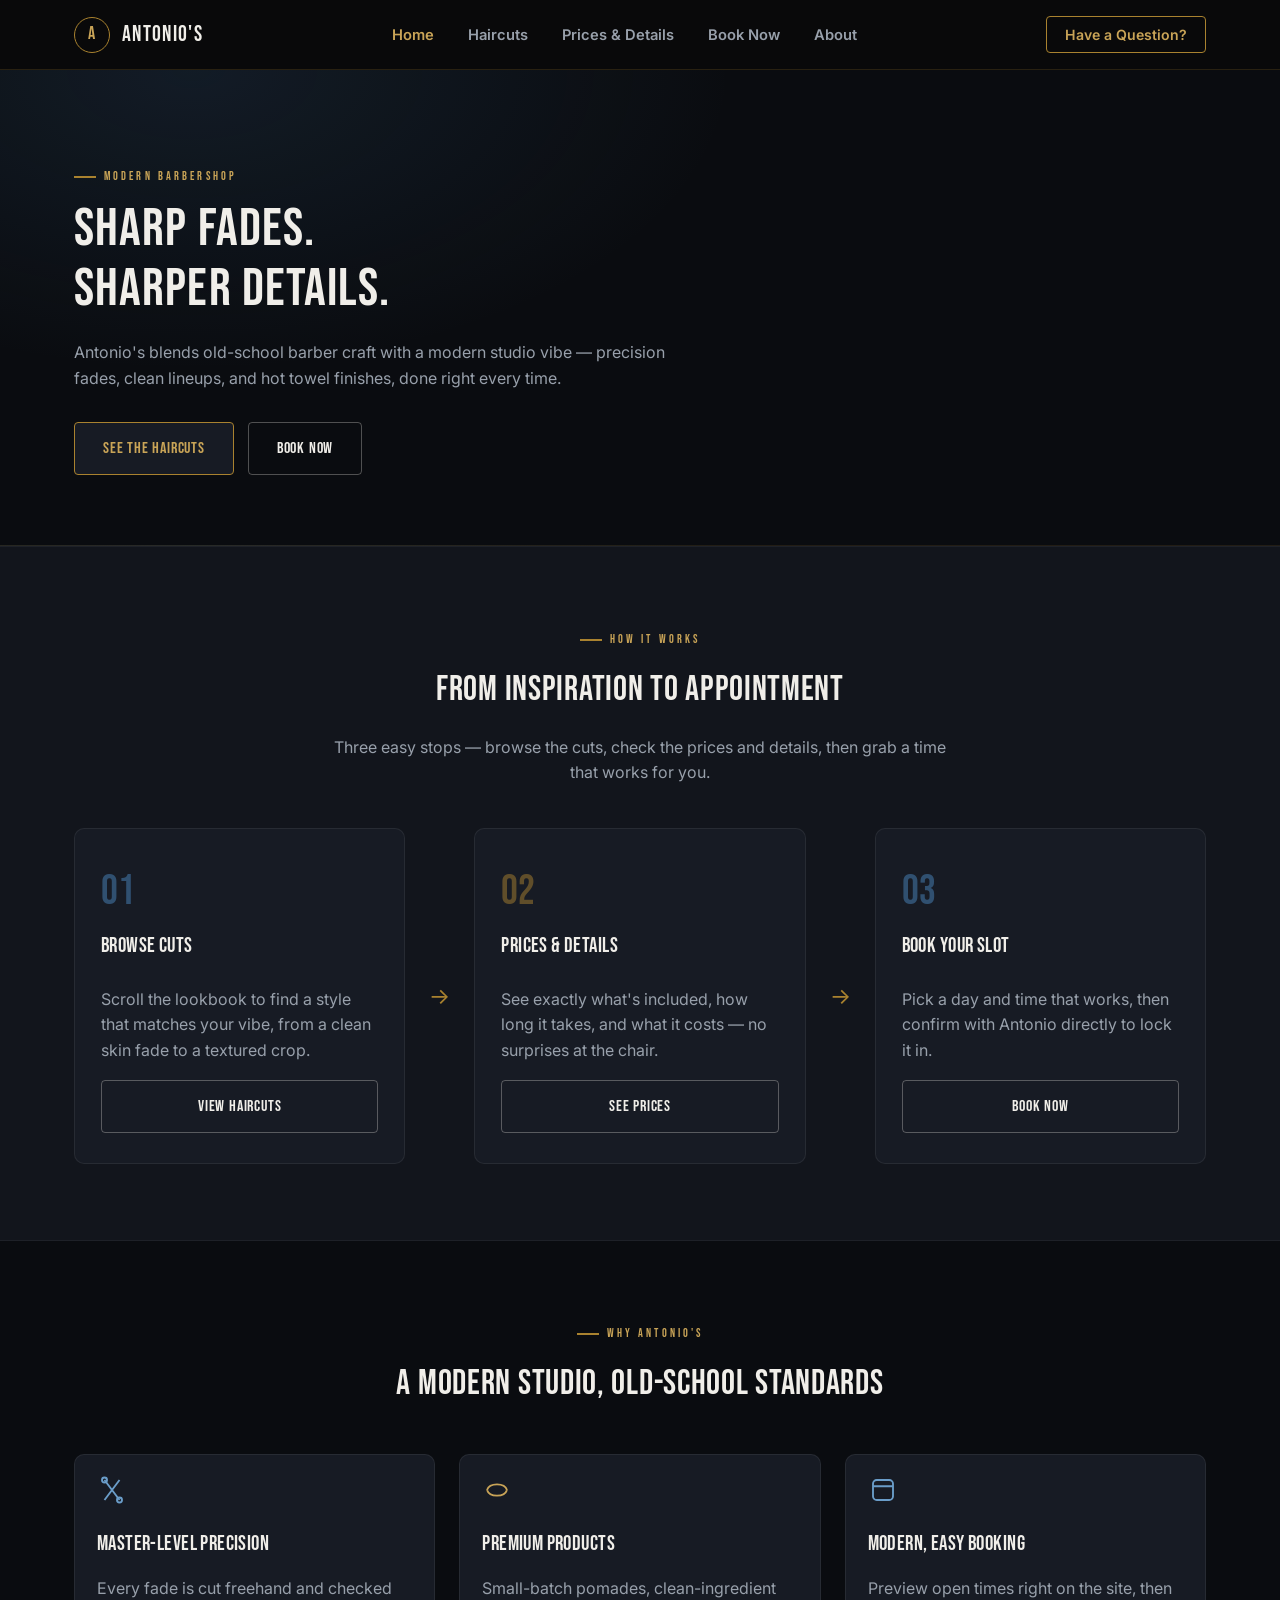
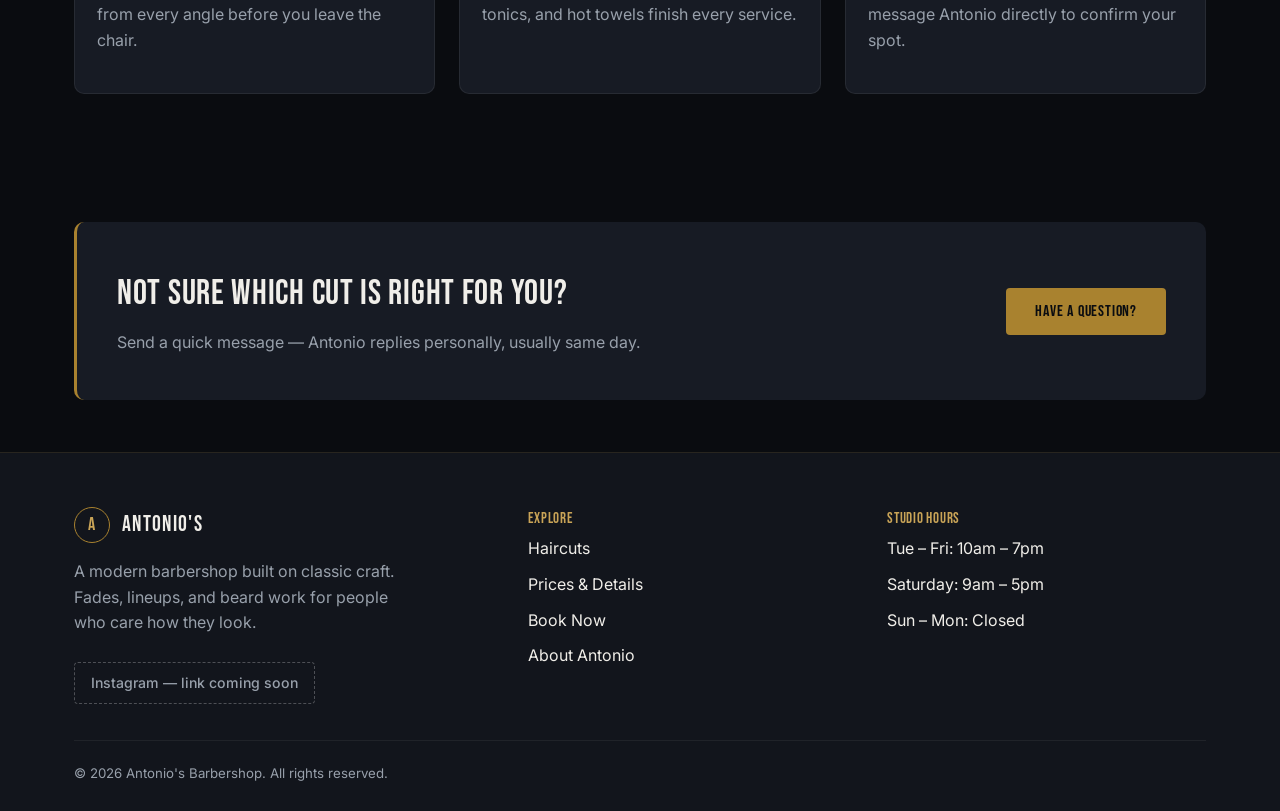
<file: docs/index.html>
<!DOCTYPE html>
<html lang="en">
<head>
<meta charset="UTF-8">
<meta name="viewport" content="width=device-width, initial-scale=1.0">
<title>Antonio's Barbershop — Modern Cuts, Classic Craft</title>
<meta name="description" content="Antonio's Barbershop: browse haircuts, check prices, and book your next appointment.">
<link rel="icon" href="data:image/svg+xml,%3Csvg xmlns='http://www.w3.org/2000/svg' viewBox='0 0 100 100'%3E%3Crect width='100' height='100' rx='20' fill='%230a0a0a'/%3E%3Ccircle cx='50' cy='50' r='28' fill='none' stroke='%23a9822f' stroke-width='6'/%3E%3C/svg%3E">
<link rel="preconnect" href="https://fonts.googleapis.com">
<link rel="preconnect" href="https://fonts.gstatic.com" crossorigin>
<link href="https://fonts.googleapis.com/css2?family=Bebas+Neue&family=Inter:wght@400;500;600;700&display=swap" rel="stylesheet">
<link rel="stylesheet" href="css/style.css">
</head>
<body>

<header class="site-header">
  <nav class="nav">
    <a href="index.html" class="brand">
      <span class="brand-mark">A</span>
      ANTONIO'S
    </a>
    <ul class="nav-links">
      <li><a href="index.html">Home</a></li>
      <li><a href="haircuts.html">Haircuts</a></li>
      <li><a href="prices.html">Prices &amp; Details</a></li>
      <li><a href="booking.html">Book Now</a></li>
      <li><a href="about.html">About</a></li>
    </ul>
    <div class="nav-actions">
      <button class="nav-question" data-open-question type="button">Have a Question?</button>
      <button class="nav-toggle" aria-label="Toggle menu">☰</button>
    </div>
  </nav>
</header>

<main>

  <section class="hero">
    <div class="container">
      <div class="hero-content">
        <div class="eyebrow">Modern Barbershop</div>
        <h1>Sharp fades.<br>Sharper details.</h1>
        <p>Antonio's blends old-school barber craft with a modern studio
          vibe — precision fades, clean lineups, and hot towel finishes,
          done right every time.</p>
        <div class="hero-actions">
          <a href="haircuts.html" class="btn btn-primary">See the Haircuts</a>
          <a href="booking.html" class="btn btn-outline">Book Now</a>
        </div>
      </div>
    </div>
  </section>

  <section class="alt-bg">
    <div class="container">
      <div class="section-head">
        <div class="eyebrow" style="justify-content:center;">How It Works</div>
        <h2>From inspiration to appointment</h2>
        <p>Three easy stops — browse the cuts, check the prices and
          details, then grab a time that works for you.</p>
      </div>
      <div class="cycle">
        <a href="haircuts.html" class="cycle-step">
          <div class="num">01</div>
          <h3>Browse Cuts</h3>
          <p>Scroll the lookbook to find a style that matches your vibe,
            from a clean skin fade to a textured crop.</p>
          <span class="btn btn-outline btn-block">View Haircuts</span>
        </a>
        <div class="cycle-arrow">→</div>
        <a href="prices.html" class="cycle-step">
          <div class="num">02</div>
          <h3>Prices &amp; Details</h3>
          <p>See exactly what's included, how long it takes, and what
            it costs — no surprises at the chair.</p>
          <span class="btn btn-outline btn-block">See Prices</span>
        </a>
        <div class="cycle-arrow">→</div>
        <a href="booking.html" class="cycle-step">
          <div class="num">03</div>
          <h3>Book Your Slot</h3>
          <p>Pick a day and time that works, then confirm with Antonio
            directly to lock it in.</p>
          <span class="btn btn-outline btn-block">Book Now</span>
        </a>
      </div>
    </div>
  </section>

  <section>
    <div class="container">
      <div class="section-head">
        <div class="eyebrow" style="justify-content:center;">Why Antonio's</div>
        <h2>A modern studio, old-school standards</h2>
      </div>
      <div class="grid-3">
        <div class="card">
          <div class="card-body">
            <svg width="30" height="30" viewBox="0 0 24 24" fill="none" stroke="#6a9dc9" stroke-width="1.5"><path d="M6 4l12 16M18 4L6 20"/><circle cx="6" cy="4" r="2"/><circle cx="18" cy="20" r="2"/></svg>
            <h3 style="margin-top:14px;">Master-Level Precision</h3>
            <p>Every fade is cut freehand and checked from every angle
              before you leave the chair.</p>
          </div>
        </div>
        <div class="card">
          <div class="card-body">
            <svg width="30" height="30" viewBox="0 0 24 24" fill="none" stroke="#c9a457" stroke-width="1.5"><path d="M4 12c2-6 14-6 16 0M4 12c2 6 14 6 16 0"/></svg>
            <h3 style="margin-top:14px;">Premium Products</h3>
            <p>Small-batch pomades, clean-ingredient tonics, and hot
              towels finish every service.</p>
          </div>
        </div>
        <div class="card">
          <div class="card-body">
            <svg width="30" height="30" viewBox="0 0 24 24" fill="none" stroke="#6a9dc9" stroke-width="1.5"><rect x="4" y="4" width="16" height="16" rx="3"/><path d="M4 9h16"/></svg>
            <h3 style="margin-top:14px;">Modern, Easy Booking</h3>
            <p>Preview open times right on the site, then message
              Antonio directly to confirm your spot.</p>
          </div>
        </div>
      </div>
    </div>
  </section>

  <section class="section-tight">
    <div class="container">
      <div class="cta-banner">
        <div>
          <h2 style="margin-bottom:8px;">Not sure which cut is right for you?</h2>
          <p style="margin:0;">Send a quick message — Antonio replies personally, usually same day.</p>
        </div>
        <button class="btn btn-gold" data-open-question type="button">Have a Question?</button>
      </div>
    </div>
  </section>

</main>

<footer class="site-footer">
  <div class="container">
    <div class="footer-grid">
      <div>
        <div class="brand" style="margin-bottom:14px;">
          <span class="brand-mark">A</span>
          ANTONIO'S
        </div>
        <p>A modern barbershop built on classic craft. Fades, lineups,
          and beard work for people who care how they look.</p>
        <span class="social-link">Instagram — link coming soon</span>
      </div>
      <div>
        <h4>Explore</h4>
        <ul>
          <li><a href="haircuts.html">Haircuts</a></li>
          <li><a href="prices.html">Prices &amp; Details</a></li>
          <li><a href="booking.html">Book Now</a></li>
          <li><a href="about.html">About Antonio</a></li>
        </ul>
      </div>
      <div>
        <h4>Studio Hours</h4>
        <ul>
          <li>Tue – Fri: 10am – 7pm</li>
          <li>Saturday: 9am – 5pm</li>
          <li>Sun – Mon: Closed</li>
        </ul>
      </div>
    </div>
    <div class="footer-bottom">
      <span>© 2026 Antonio's Barbershop. All rights reserved.</span>
    </div>
  </div>
</footer>

<div class="modal-overlay" id="question-modal">
  <div class="modal">
    <button class="modal-close" data-close-question aria-label="Close">✕</button>
    <div class="eyebrow" style="justify-content:center;">Have a Question?</div>
    <h3>Message Antonio directly</h3>
    <p>The quickest way to ask about a style, a price, or availability
      will be a direct message on Instagram.</p>
    <span class="pending-note">Instagram link coming soon</span>
  </div>
</div>

<script src="js/main.js"></script>
</body>
</html>
</file>
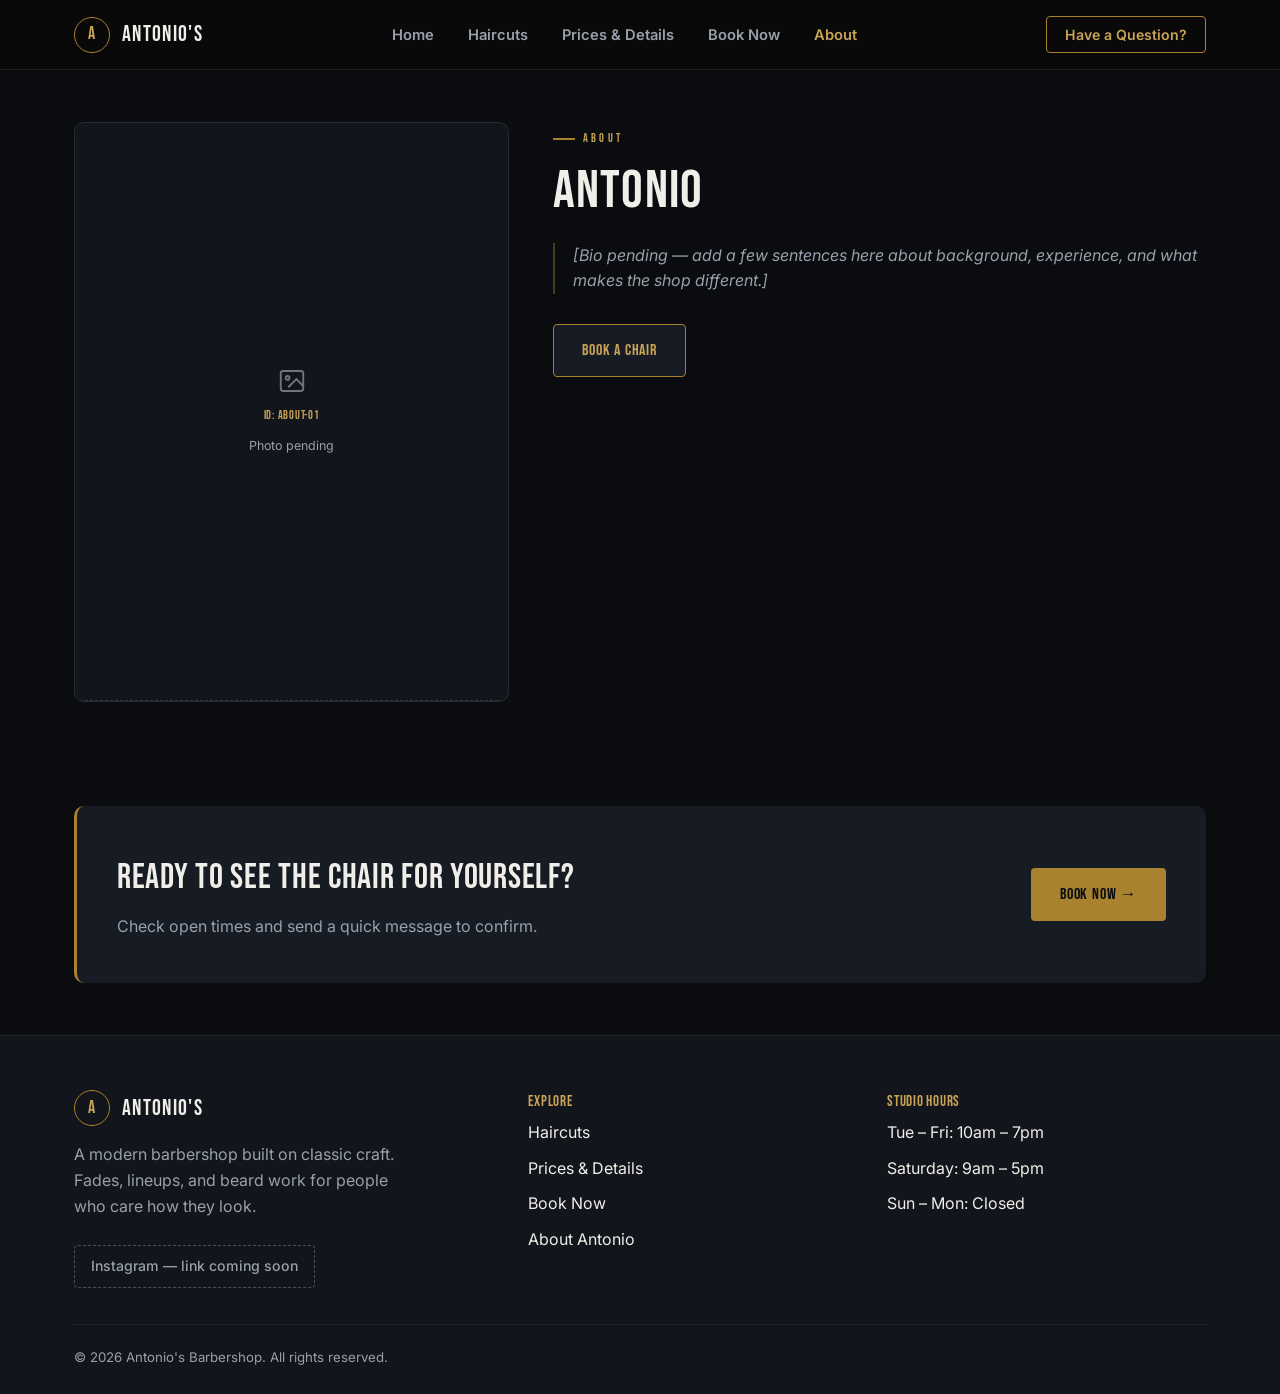
<file: docs/about.html>
<!DOCTYPE html>
<html lang="en">
<head>
<meta charset="UTF-8">
<meta name="viewport" content="width=device-width, initial-scale=1.0">
<title>About — Antonio's Barbershop</title>
<meta name="description" content="The story behind Antonio's Barbershop.">
<link rel="icon" href="data:image/svg+xml,%3Csvg xmlns='http://www.w3.org/2000/svg' viewBox='0 0 100 100'%3E%3Crect width='100' height='100' rx='20' fill='%230a0a0a'/%3E%3Ccircle cx='50' cy='50' r='28' fill='none' stroke='%23a9822f' stroke-width='6'/%3E%3C/svg%3E">
<link rel="preconnect" href="https://fonts.googleapis.com">
<link rel="preconnect" href="https://fonts.gstatic.com" crossorigin>
<link href="https://fonts.googleapis.com/css2?family=Bebas+Neue&family=Inter:wght@400;500;600;700&display=swap" rel="stylesheet">
<link rel="stylesheet" href="css/style.css">
</head>
<body>

<header class="site-header">
  <nav class="nav">
    <a href="index.html" class="brand">
      <span class="brand-mark">A</span>
      ANTONIO'S
    </a>
    <ul class="nav-links">
      <li><a href="index.html">Home</a></li>
      <li><a href="haircuts.html">Haircuts</a></li>
      <li><a href="prices.html">Prices &amp; Details</a></li>
      <li><a href="booking.html">Book Now</a></li>
      <li><a href="about.html">About</a></li>
    </ul>
    <div class="nav-actions">
      <button class="nav-question" data-open-question type="button">Have a Question?</button>
      <button class="nav-toggle" aria-label="Toggle menu">☰</button>
    </div>
  </nav>
</header>

<main>

  <section class="section-tight">
    <div class="container about-shell">
      <div class="card">
        <div class="img-slot" style="aspect-ratio:3/4;" data-image-id="about-01">
          <svg viewBox="0 0 24 24" fill="none" stroke="currentColor" stroke-width="1.5"><rect x="3" y="4" width="18" height="16" rx="2"/><circle cx="8.5" cy="9.5" r="1.5"/><path d="M21 16l-5.5-5.5L9 17"/></svg>
          <span class="slot-id">ID: about-01</span>
          <span class="slot-label">Photo pending</span>
        </div>
      </div>
      <div>
        <div class="eyebrow">About</div>
        <h1>Antonio</h1>
        <p class="bio-placeholder">[Bio pending — add a few sentences here
          about background, experience, and what makes the shop different.]</p>
        <div class="hero-actions">
          <a href="booking.html" class="btn btn-primary">Book a Chair</a>
        </div>
      </div>
    </div>
  </section>

  <section class="section-tight">
    <div class="container">
      <div class="cta-banner">
        <div>
          <h2 style="margin-bottom:8px;">Ready to see the chair for yourself?</h2>
          <p style="margin:0;">Check open times and send a quick message to confirm.</p>
        </div>
        <a href="booking.html" class="btn btn-gold">Book Now →</a>
      </div>
    </div>
  </section>

</main>

<footer class="site-footer">
  <div class="container">
    <div class="footer-grid">
      <div>
        <div class="brand" style="margin-bottom:14px;">
          <span class="brand-mark">A</span>
          ANTONIO'S
        </div>
        <p>A modern barbershop built on classic craft. Fades, lineups,
          and beard work for people who care how they look.</p>
        <span class="social-link">Instagram — link coming soon</span>
      </div>
      <div>
        <h4>Explore</h4>
        <ul>
          <li><a href="haircuts.html">Haircuts</a></li>
          <li><a href="prices.html">Prices &amp; Details</a></li>
          <li><a href="booking.html">Book Now</a></li>
          <li><a href="about.html">About Antonio</a></li>
        </ul>
      </div>
      <div>
        <h4>Studio Hours</h4>
        <ul>
          <li>Tue – Fri: 10am – 7pm</li>
          <li>Saturday: 9am – 5pm</li>
          <li>Sun – Mon: Closed</li>
        </ul>
      </div>
    </div>
    <div class="footer-bottom">
      <span>© 2026 Antonio's Barbershop. All rights reserved.</span>
    </div>
  </div>
</footer>

<div class="modal-overlay" id="question-modal">
  <div class="modal">
    <button class="modal-close" data-close-question aria-label="Close">✕</button>
    <div class="eyebrow" style="justify-content:center;">Have a Question?</div>
    <h3>Message Antonio directly</h3>
    <p>The quickest way to ask about a style, a price, or availability
      will be a direct message on Instagram.</p>
    <span class="pending-note">Instagram link coming soon</span>
  </div>
</div>

<script src="js/main.js"></script>
</body>
</html>
</file>
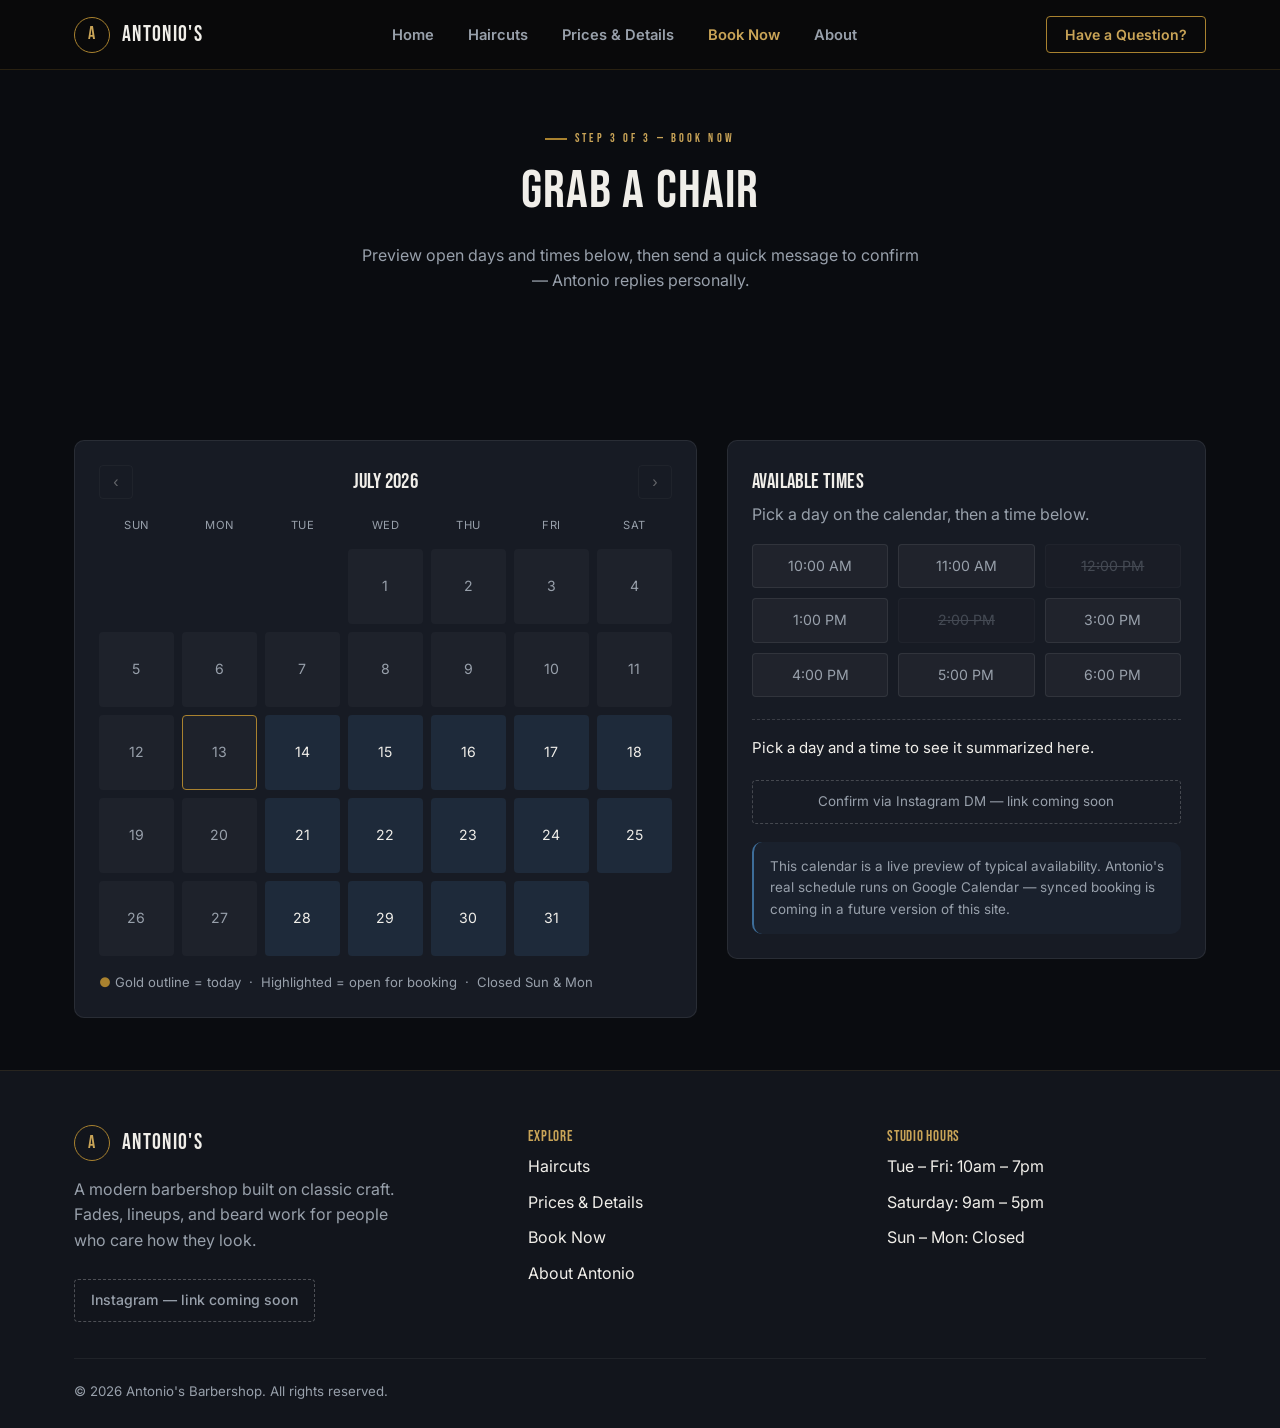
<file: docs/booking.html>
<!DOCTYPE html>
<html lang="en">
<head>
<meta charset="UTF-8">
<meta name="viewport" content="width=device-width, initial-scale=1.0">
<title>Book Now — Antonio's Barbershop</title>
<meta name="description" content="Preview open times and request your appointment at Antonio's Barbershop.">
<link rel="icon" href="data:image/svg+xml,%3Csvg xmlns='http://www.w3.org/2000/svg' viewBox='0 0 100 100'%3E%3Crect width='100' height='100' rx='20' fill='%230a0a0a'/%3E%3Ccircle cx='50' cy='50' r='28' fill='none' stroke='%23a9822f' stroke-width='6'/%3E%3C/svg%3E">
<link rel="preconnect" href="https://fonts.googleapis.com">
<link rel="preconnect" href="https://fonts.gstatic.com" crossorigin>
<link href="https://fonts.googleapis.com/css2?family=Bebas+Neue&family=Inter:wght@400;500;600;700&display=swap" rel="stylesheet">
<link rel="stylesheet" href="css/style.css">
</head>
<body>

<header class="site-header">
  <nav class="nav">
    <a href="index.html" class="brand">
      <span class="brand-mark">A</span>
      ANTONIO'S
    </a>
    <ul class="nav-links">
      <li><a href="index.html">Home</a></li>
      <li><a href="haircuts.html">Haircuts</a></li>
      <li><a href="prices.html">Prices &amp; Details</a></li>
      <li><a href="booking.html">Book Now</a></li>
      <li><a href="about.html">About</a></li>
    </ul>
    <div class="nav-actions">
      <button class="nav-question" data-open-question type="button">Have a Question?</button>
      <button class="nav-toggle" aria-label="Toggle menu">☰</button>
    </div>
  </nav>
</header>

<main>

  <section class="section-tight">
    <div class="container section-head">
      <div class="eyebrow" style="justify-content:center;">Step 3 of 3 — Book Now</div>
      <h1>Grab a chair</h1>
      <p>Preview open days and times below, then send a quick message to
        confirm — Antonio replies personally.</p>
    </div>
  </section>

  <section class="section-tight">
    <div class="container">
      <div class="booking-shell">

        <div class="calendar">
          <div class="calendar-head">
            <button type="button" aria-label="Previous month" disabled style="opacity:.35;cursor:not-allowed;">‹</button>
            <h3 style="margin:0;">July 2026</h3>
            <button type="button" aria-label="Next month" disabled style="opacity:.35;cursor:not-allowed;">›</button>
          </div>
          <div class="calendar-grid">
            <div class="dow">Sun</div><div class="dow">Mon</div><div class="dow">Tue</div>
            <div class="dow">Wed</div><div class="dow">Thu</div><div class="dow">Fri</div><div class="dow">Sat</div>

            <div class="day-cell empty"></div>
            <div class="day-cell empty"></div>
            <div class="day-cell empty"></div>
            <div class="day-cell">1</div>
            <div class="day-cell">2</div>
            <div class="day-cell">3</div>
            <div class="day-cell">4</div>

            <div class="day-cell">5</div>
            <div class="day-cell">6</div>
            <div class="day-cell">7</div>
            <div class="day-cell">8</div>
            <div class="day-cell">9</div>
            <div class="day-cell">10</div>
            <div class="day-cell">11</div>

            <div class="day-cell">12</div>
            <div class="day-cell" style="border:1px solid var(--gold);">13</div>
            <div class="day-cell available" data-label="Tue Jul 14">14</div>
            <div class="day-cell available" data-label="Wed Jul 15">15</div>
            <div class="day-cell available" data-label="Thu Jul 16">16</div>
            <div class="day-cell available" data-label="Fri Jul 17">17</div>
            <div class="day-cell available" data-label="Sat Jul 18">18</div>

            <div class="day-cell">19</div>
            <div class="day-cell">20</div>
            <div class="day-cell available" data-label="Tue Jul 21">21</div>
            <div class="day-cell available" data-label="Wed Jul 22">22</div>
            <div class="day-cell available" data-label="Thu Jul 23">23</div>
            <div class="day-cell available" data-label="Fri Jul 24">24</div>
            <div class="day-cell available" data-label="Sat Jul 25">25</div>

            <div class="day-cell">26</div>
            <div class="day-cell">27</div>
            <div class="day-cell available" data-label="Tue Jul 28">28</div>
            <div class="day-cell available" data-label="Wed Jul 29">29</div>
            <div class="day-cell available" data-label="Thu Jul 30">30</div>
            <div class="day-cell available" data-label="Fri Jul 31">31</div>
            <div class="day-cell empty"></div>
          </div>
          <p style="font-size:.82rem; margin:16px 0 0;">
            <span style="color:var(--gold);">●</span> Gold outline = today &nbsp;·&nbsp;
            Highlighted = open for booking &nbsp;·&nbsp; Closed Sun &amp; Mon
          </p>
        </div>

        <div class="slots">
          <h3 style="margin-bottom:4px;">Available Times</h3>
          <p style="margin-top:0;">Pick a day on the calendar, then a time below.</p>
          <div class="slot-grid">
            <div class="slot">10:00 AM</div>
            <div class="slot">11:00 AM</div>
            <div class="slot taken">12:00 PM</div>
            <div class="slot">1:00 PM</div>
            <div class="slot taken">2:00 PM</div>
            <div class="slot">3:00 PM</div>
            <div class="slot">4:00 PM</div>
            <div class="slot">5:00 PM</div>
            <div class="slot">6:00 PM</div>
          </div>

          <div class="booking-summary">Pick a day and a time to see it summarized here.</div>

          <span class="pending-note" style="margin-top:20px; width:100%; justify-content:center;">Confirm via Instagram DM — link coming soon</span>

          <div class="gcal-note">
            <span>This calendar is a live preview of typical availability.
              Antonio's real schedule runs on Google Calendar — synced
              booking is coming in a future version of this site.</span>
          </div>
        </div>

      </div>
    </div>
  </section>

</main>

<footer class="site-footer">
  <div class="container">
    <div class="footer-grid">
      <div>
        <div class="brand" style="margin-bottom:14px;">
          <span class="brand-mark">A</span>
          ANTONIO'S
        </div>
        <p>A modern barbershop built on classic craft. Fades, lineups,
          and beard work for people who care how they look.</p>
        <span class="social-link">Instagram — link coming soon</span>
      </div>
      <div>
        <h4>Explore</h4>
        <ul>
          <li><a href="haircuts.html">Haircuts</a></li>
          <li><a href="prices.html">Prices &amp; Details</a></li>
          <li><a href="booking.html">Book Now</a></li>
          <li><a href="about.html">About Antonio</a></li>
        </ul>
      </div>
      <div>
        <h4>Studio Hours</h4>
        <ul>
          <li>Tue – Fri: 10am – 7pm</li>
          <li>Saturday: 9am – 5pm</li>
          <li>Sun – Mon: Closed</li>
        </ul>
      </div>
    </div>
    <div class="footer-bottom">
      <span>© 2026 Antonio's Barbershop. All rights reserved.</span>
    </div>
  </div>
</footer>

<div class="modal-overlay" id="question-modal">
  <div class="modal">
    <button class="modal-close" data-close-question aria-label="Close">✕</button>
    <div class="eyebrow" style="justify-content:center;">Have a Question?</div>
    <h3>Message Antonio directly</h3>
    <p>The quickest way to ask about a style, a price, or availability
      will be a direct message on Instagram.</p>
    <span class="pending-note">Instagram link coming soon</span>
  </div>
</div>

<script src="js/main.js"></script>
</body>
</html>
</file>
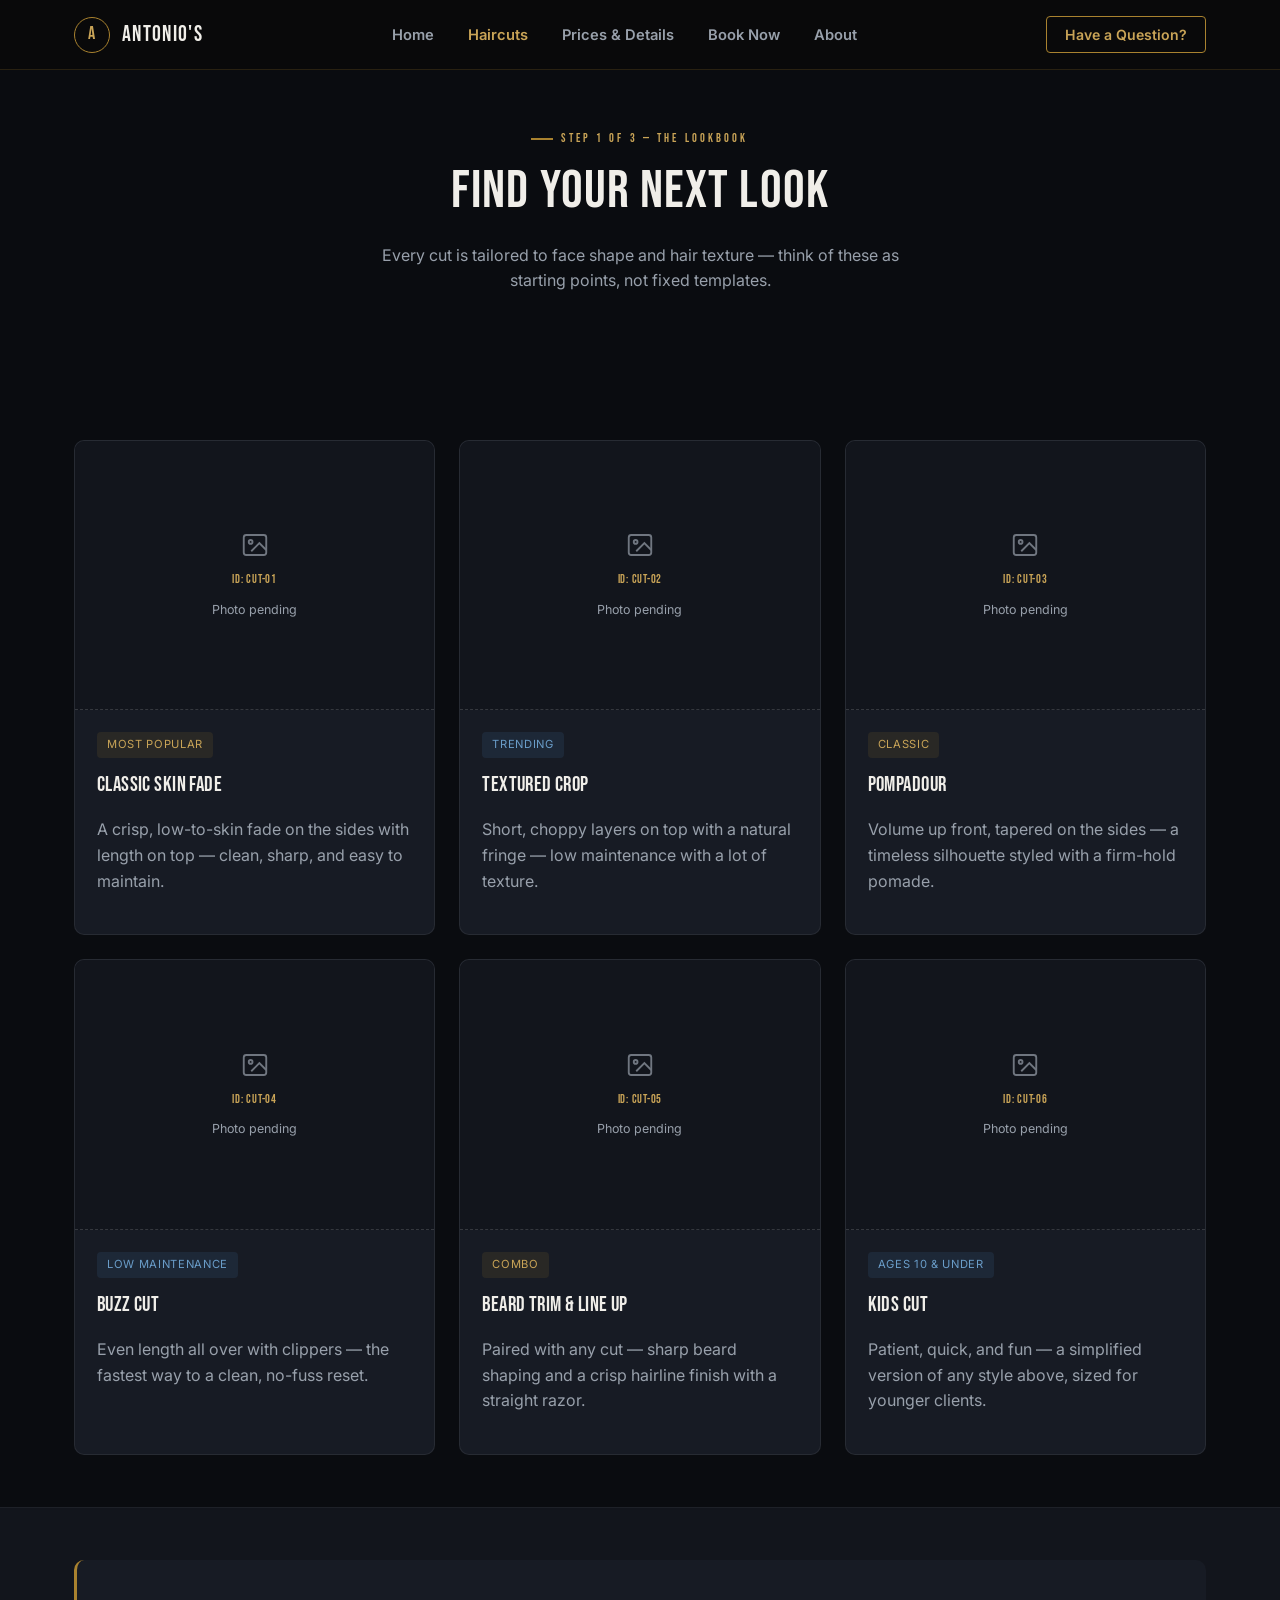
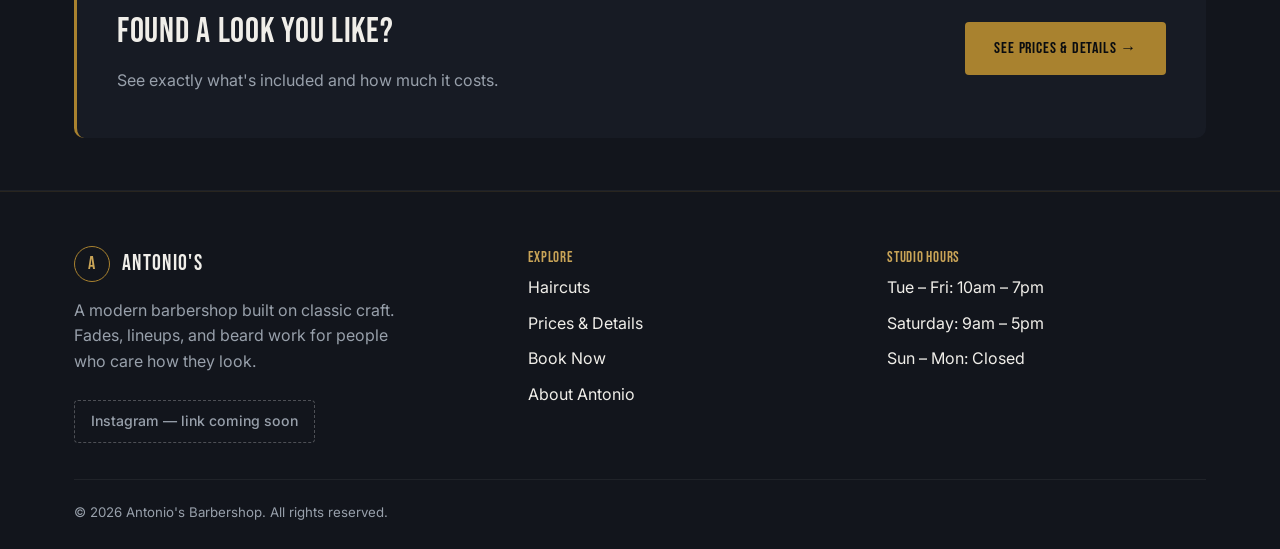
<file: docs/haircuts.html>
<!DOCTYPE html>
<html lang="en">
<head>
<meta charset="UTF-8">
<meta name="viewport" content="width=device-width, initial-scale=1.0">
<title>Haircuts — Antonio's Barbershop</title>
<meta name="description" content="Browse the haircut styles offered at Antonio's Barbershop.">
<link rel="icon" href="data:image/svg+xml,%3Csvg xmlns='http://www.w3.org/2000/svg' viewBox='0 0 100 100'%3E%3Crect width='100' height='100' rx='20' fill='%230a0a0a'/%3E%3Ccircle cx='50' cy='50' r='28' fill='none' stroke='%23a9822f' stroke-width='6'/%3E%3C/svg%3E">
<link rel="preconnect" href="https://fonts.googleapis.com">
<link rel="preconnect" href="https://fonts.gstatic.com" crossorigin>
<link href="https://fonts.googleapis.com/css2?family=Bebas+Neue&family=Inter:wght@400;500;600;700&display=swap" rel="stylesheet">
<link rel="stylesheet" href="css/style.css">
</head>
<body>

<header class="site-header">
  <nav class="nav">
    <a href="index.html" class="brand">
      <span class="brand-mark">A</span>
      ANTONIO'S
    </a>
    <ul class="nav-links">
      <li><a href="index.html">Home</a></li>
      <li><a href="haircuts.html">Haircuts</a></li>
      <li><a href="prices.html">Prices &amp; Details</a></li>
      <li><a href="booking.html">Book Now</a></li>
      <li><a href="about.html">About</a></li>
    </ul>
    <div class="nav-actions">
      <button class="nav-question" data-open-question type="button">Have a Question?</button>
      <button class="nav-toggle" aria-label="Toggle menu">☰</button>
    </div>
  </nav>
</header>

<main>

  <section class="section-tight">
    <div class="container section-head">
      <div class="eyebrow" style="justify-content:center;">Step 1 of 3 — The Lookbook</div>
      <h1>Find your next look</h1>
      <p>Every cut is tailored to face shape and hair texture — think of
        these as starting points, not fixed templates.</p>
    </div>
  </section>

  <section class="section-tight">
    <div class="container">
      <div class="grid-3">

        <div class="card">
          <div class="img-slot" data-image-id="cut-01">
            <svg viewBox="0 0 24 24" fill="none" stroke="currentColor" stroke-width="1.5"><rect x="3" y="4" width="18" height="16" rx="2"/><circle cx="8.5" cy="9.5" r="1.5"/><path d="M21 16l-5.5-5.5L9 17"/></svg>
            <span class="slot-id">ID: cut-01</span>
            <span class="slot-label">Photo pending</span>
          </div>
          <div class="card-body">
            <span class="card-tag">Most Popular</span>
            <h3>Classic Skin Fade</h3>
            <p>A crisp, low-to-skin fade on the sides with length on top —
              clean, sharp, and easy to maintain.</p>
          </div>
        </div>

        <div class="card">
          <div class="img-slot" data-image-id="cut-02">
            <svg viewBox="0 0 24 24" fill="none" stroke="currentColor" stroke-width="1.5"><rect x="3" y="4" width="18" height="16" rx="2"/><circle cx="8.5" cy="9.5" r="1.5"/><path d="M21 16l-5.5-5.5L9 17"/></svg>
            <span class="slot-id">ID: cut-02</span>
            <span class="slot-label">Photo pending</span>
          </div>
          <div class="card-body">
            <span class="card-tag card-tag--blue">Trending</span>
            <h3>Textured Crop</h3>
            <p>Short, choppy layers on top with a natural fringe — low
              maintenance with a lot of texture.</p>
          </div>
        </div>

        <div class="card">
          <div class="img-slot" data-image-id="cut-03">
            <svg viewBox="0 0 24 24" fill="none" stroke="currentColor" stroke-width="1.5"><rect x="3" y="4" width="18" height="16" rx="2"/><circle cx="8.5" cy="9.5" r="1.5"/><path d="M21 16l-5.5-5.5L9 17"/></svg>
            <span class="slot-id">ID: cut-03</span>
            <span class="slot-label">Photo pending</span>
          </div>
          <div class="card-body">
            <span class="card-tag">Classic</span>
            <h3>Pompadour</h3>
            <p>Volume up front, tapered on the sides — a timeless silhouette
              styled with a firm-hold pomade.</p>
          </div>
        </div>

        <div class="card">
          <div class="img-slot" data-image-id="cut-04">
            <svg viewBox="0 0 24 24" fill="none" stroke="currentColor" stroke-width="1.5"><rect x="3" y="4" width="18" height="16" rx="2"/><circle cx="8.5" cy="9.5" r="1.5"/><path d="M21 16l-5.5-5.5L9 17"/></svg>
            <span class="slot-id">ID: cut-04</span>
            <span class="slot-label">Photo pending</span>
          </div>
          <div class="card-body">
            <span class="card-tag card-tag--blue">Low Maintenance</span>
            <h3>Buzz Cut</h3>
            <p>Even length all over with clippers — the fastest way to a
              clean, no-fuss reset.</p>
          </div>
        </div>

        <div class="card">
          <div class="img-slot" data-image-id="cut-05">
            <svg viewBox="0 0 24 24" fill="none" stroke="currentColor" stroke-width="1.5"><rect x="3" y="4" width="18" height="16" rx="2"/><circle cx="8.5" cy="9.5" r="1.5"/><path d="M21 16l-5.5-5.5L9 17"/></svg>
            <span class="slot-id">ID: cut-05</span>
            <span class="slot-label">Photo pending</span>
          </div>
          <div class="card-body">
            <span class="card-tag">Combo</span>
            <h3>Beard Trim &amp; Line Up</h3>
            <p>Paired with any cut — sharp beard shaping and a crisp
              hairline finish with a straight razor.</p>
          </div>
        </div>

        <div class="card">
          <div class="img-slot" data-image-id="cut-06">
            <svg viewBox="0 0 24 24" fill="none" stroke="currentColor" stroke-width="1.5"><rect x="3" y="4" width="18" height="16" rx="2"/><circle cx="8.5" cy="9.5" r="1.5"/><path d="M21 16l-5.5-5.5L9 17"/></svg>
            <span class="slot-id">ID: cut-06</span>
            <span class="slot-label">Photo pending</span>
          </div>
          <div class="card-body">
            <span class="card-tag card-tag--blue">Ages 10 &amp; Under</span>
            <h3>Kids Cut</h3>
            <p>Patient, quick, and fun — a simplified version of any style
              above, sized for younger clients.</p>
          </div>
        </div>

      </div>
    </div>
  </section>

  <section class="section-tight alt-bg">
    <div class="container">
      <div class="cta-banner">
        <div>
          <h2 style="margin-bottom:8px;">Found a look you like?</h2>
          <p style="margin:0;">See exactly what's included and how much it costs.</p>
        </div>
        <a href="prices.html" class="btn btn-gold">See Prices &amp; Details →</a>
      </div>
    </div>
  </section>

</main>

<footer class="site-footer">
  <div class="container">
    <div class="footer-grid">
      <div>
        <div class="brand" style="margin-bottom:14px;">
          <span class="brand-mark">A</span>
          ANTONIO'S
        </div>
        <p>A modern barbershop built on classic craft. Fades, lineups,
          and beard work for people who care how they look.</p>
        <span class="social-link">Instagram — link coming soon</span>
      </div>
      <div>
        <h4>Explore</h4>
        <ul>
          <li><a href="haircuts.html">Haircuts</a></li>
          <li><a href="prices.html">Prices &amp; Details</a></li>
          <li><a href="booking.html">Book Now</a></li>
          <li><a href="about.html">About Antonio</a></li>
        </ul>
      </div>
      <div>
        <h4>Studio Hours</h4>
        <ul>
          <li>Tue – Fri: 10am – 7pm</li>
          <li>Saturday: 9am – 5pm</li>
          <li>Sun – Mon: Closed</li>
        </ul>
      </div>
    </div>
    <div class="footer-bottom">
      <span>© 2026 Antonio's Barbershop. All rights reserved.</span>
    </div>
  </div>
</footer>

<div class="modal-overlay" id="question-modal">
  <div class="modal">
    <button class="modal-close" data-close-question aria-label="Close">✕</button>
    <div class="eyebrow" style="justify-content:center;">Have a Question?</div>
    <h3>Message Antonio directly</h3>
    <p>The quickest way to ask about a style, a price, or availability
      will be a direct message on Instagram.</p>
    <span class="pending-note">Instagram link coming soon</span>
  </div>
</div>

<script src="js/main.js"></script>
</body>
</html>
</file>
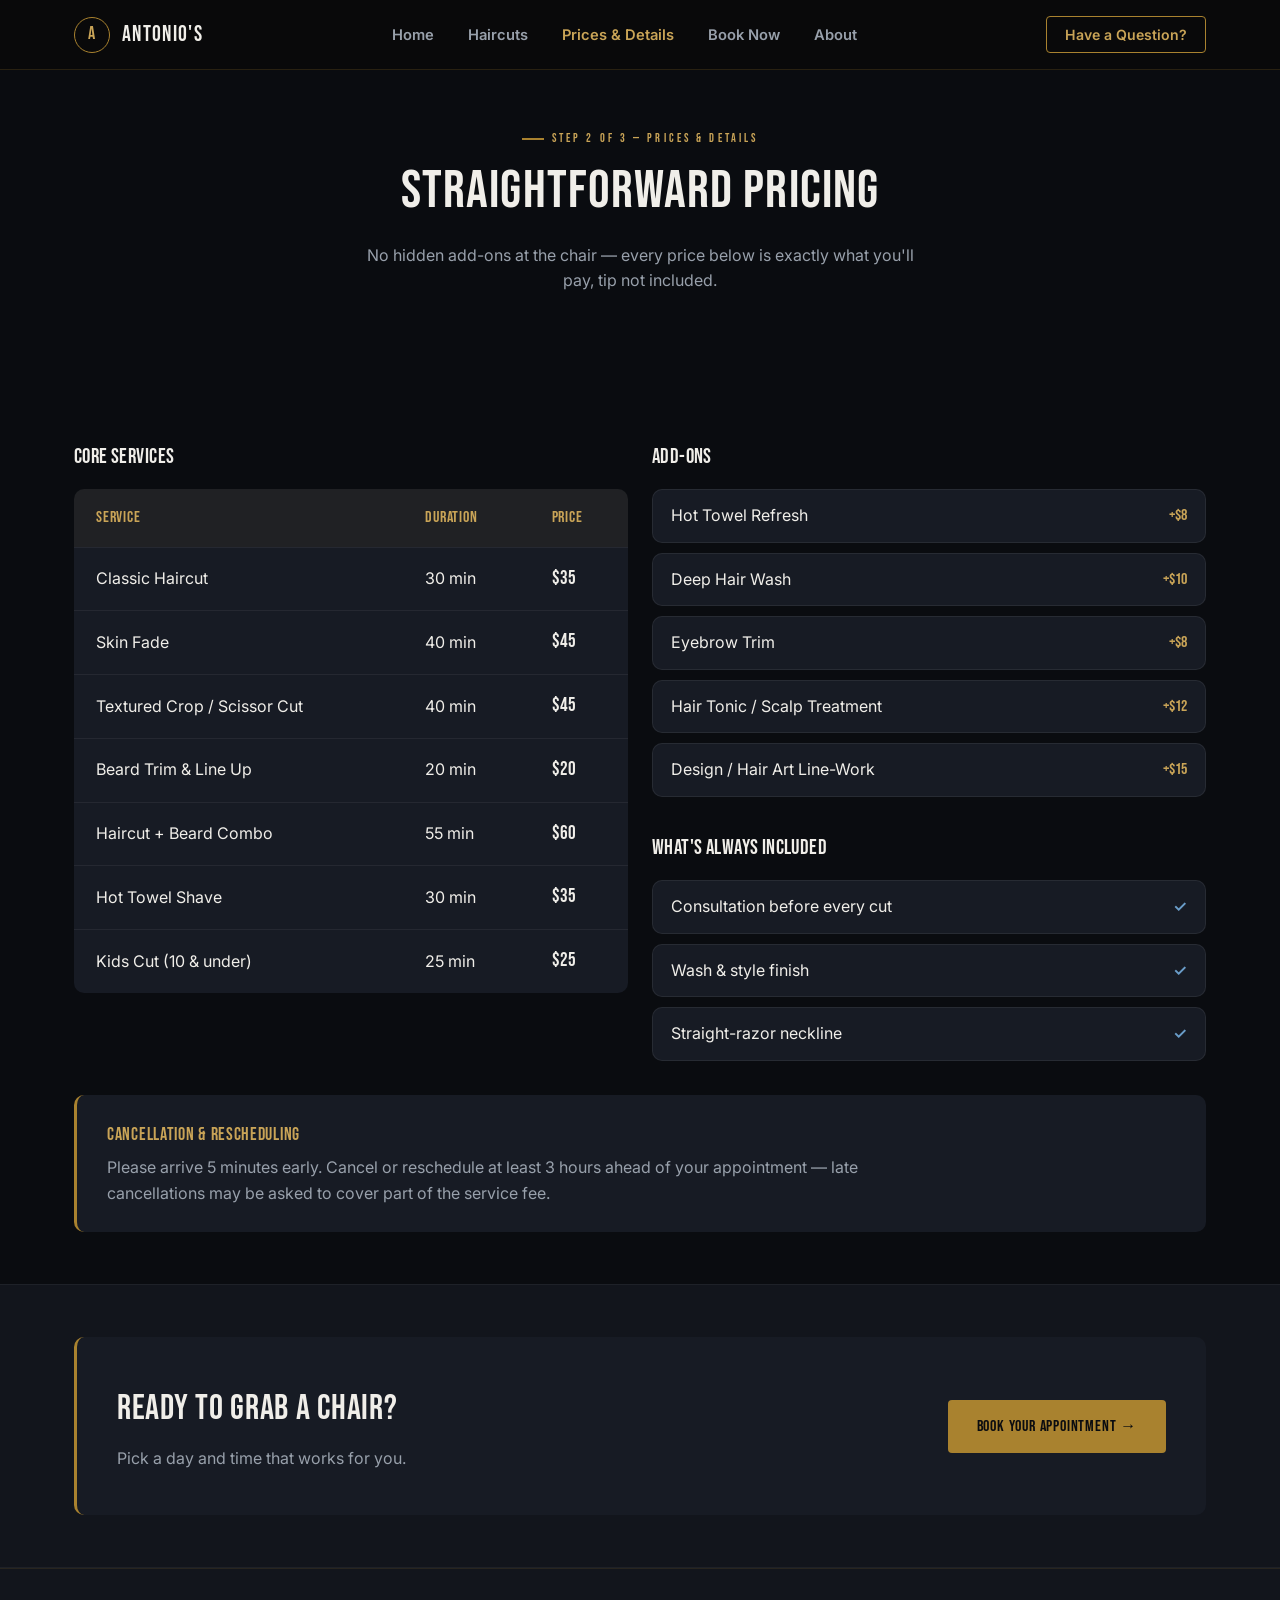
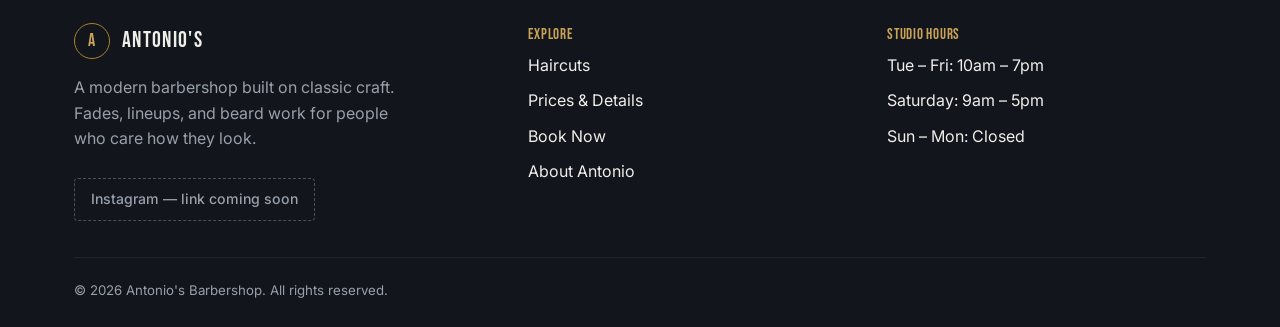
<file: docs/prices.html>
<!DOCTYPE html>
<html lang="en">
<head>
<meta charset="UTF-8">
<meta name="viewport" content="width=device-width, initial-scale=1.0">
<title>Prices &amp; Details — Antonio's Barbershop</title>
<meta name="description" content="Service prices, durations, and details at Antonio's Barbershop.">
<link rel="icon" href="data:image/svg+xml,%3Csvg xmlns='http://www.w3.org/2000/svg' viewBox='0 0 100 100'%3E%3Crect width='100' height='100' rx='20' fill='%230a0a0a'/%3E%3Ccircle cx='50' cy='50' r='28' fill='none' stroke='%23a9822f' stroke-width='6'/%3E%3C/svg%3E">
<link rel="preconnect" href="https://fonts.googleapis.com">
<link rel="preconnect" href="https://fonts.gstatic.com" crossorigin>
<link href="https://fonts.googleapis.com/css2?family=Bebas+Neue&family=Inter:wght@400;500;600;700&display=swap" rel="stylesheet">
<link rel="stylesheet" href="css/style.css">
</head>
<body>

<header class="site-header">
  <nav class="nav">
    <a href="index.html" class="brand">
      <span class="brand-mark">A</span>
      ANTONIO'S
    </a>
    <ul class="nav-links">
      <li><a href="index.html">Home</a></li>
      <li><a href="haircuts.html">Haircuts</a></li>
      <li><a href="prices.html">Prices &amp; Details</a></li>
      <li><a href="booking.html">Book Now</a></li>
      <li><a href="about.html">About</a></li>
    </ul>
    <div class="nav-actions">
      <button class="nav-question" data-open-question type="button">Have a Question?</button>
      <button class="nav-toggle" aria-label="Toggle menu">☰</button>
    </div>
  </nav>
</header>

<main>

  <section class="section-tight">
    <div class="container section-head">
      <div class="eyebrow" style="justify-content:center;">Step 2 of 3 — Prices &amp; Details</div>
      <h1>Straightforward pricing</h1>
      <p>No hidden add-ons at the chair — every price below is exactly
        what you'll pay, tip not included.</p>
    </div>
  </section>

  <section class="section-tight">
    <div class="container">
      <div class="grid-2" style="align-items:start;">

        <div>
          <h3 style="margin-bottom:16px;">Core Services</h3>
          <table class="price-table">
            <thead>
              <tr><th>Service</th><th>Duration</th><th>Price</th></tr>
            </thead>
            <tbody>
              <tr><td>Classic Haircut</td><td>30 min</td><td class="price">$35</td></tr>
              <tr><td>Skin Fade</td><td>40 min</td><td class="price">$45</td></tr>
              <tr><td>Textured Crop / Scissor Cut</td><td>40 min</td><td class="price">$45</td></tr>
              <tr><td>Beard Trim &amp; Line Up</td><td>20 min</td><td class="price">$20</td></tr>
              <tr><td>Haircut + Beard Combo</td><td>55 min</td><td class="price">$60</td></tr>
              <tr><td>Hot Towel Shave</td><td>30 min</td><td class="price">$35</td></tr>
              <tr><td>Kids Cut (10 &amp; under)</td><td>25 min</td><td class="price">$25</td></tr>
            </tbody>
          </table>
        </div>

        <div>
          <h3 style="margin-bottom:16px;">Add-Ons</h3>
          <ul class="addon-list">
            <li><span>Hot Towel Refresh</span><span>+$8</span></li>
            <li><span>Deep Hair Wash</span><span>+$10</span></li>
            <li><span>Eyebrow Trim</span><span>+$8</span></li>
            <li><span>Hair Tonic / Scalp Treatment</span><span>+$12</span></li>
            <li><span>Design / Hair Art Line-Work</span><span>+$15</span></li>
          </ul>

          <h3 style="margin:34px 0 16px;">What's always included</h3>
          <ul class="addon-list">
            <li><span>Consultation before every cut</span><span class="check">✓</span></li>
            <li><span>Wash &amp; style finish</span><span class="check">✓</span></li>
            <li><span>Straight-razor neckline</span><span class="check">✓</span></li>
          </ul>
        </div>

      </div>

      <div class="price-note-wide">
        <div>
          <h4>Cancellation &amp; Rescheduling</h4>
          <p>Please arrive 5 minutes early. Cancel or reschedule at least
            3 hours ahead of your appointment — late cancellations may be
            asked to cover part of the service fee.</p>
        </div>
      </div>
    </div>
  </section>

  <section class="section-tight alt-bg">
    <div class="container">
      <div class="cta-banner">
        <div>
          <h2 style="margin-bottom:8px;">Ready to grab a chair?</h2>
          <p style="margin:0;">Pick a day and time that works for you.</p>
        </div>
        <a href="booking.html" class="btn btn-gold">Book Your Appointment →</a>
      </div>
    </div>
  </section>

</main>

<footer class="site-footer">
  <div class="container">
    <div class="footer-grid">
      <div>
        <div class="brand" style="margin-bottom:14px;">
          <span class="brand-mark">A</span>
          ANTONIO'S
        </div>
        <p>A modern barbershop built on classic craft. Fades, lineups,
          and beard work for people who care how they look.</p>
        <span class="social-link">Instagram — link coming soon</span>
      </div>
      <div>
        <h4>Explore</h4>
        <ul>
          <li><a href="haircuts.html">Haircuts</a></li>
          <li><a href="prices.html">Prices &amp; Details</a></li>
          <li><a href="booking.html">Book Now</a></li>
          <li><a href="about.html">About Antonio</a></li>
        </ul>
      </div>
      <div>
        <h4>Studio Hours</h4>
        <ul>
          <li>Tue – Fri: 10am – 7pm</li>
          <li>Saturday: 9am – 5pm</li>
          <li>Sun – Mon: Closed</li>
        </ul>
      </div>
    </div>
    <div class="footer-bottom">
      <span>© 2026 Antonio's Barbershop. All rights reserved.</span>
    </div>
  </div>
</footer>

<div class="modal-overlay" id="question-modal">
  <div class="modal">
    <button class="modal-close" data-close-question aria-label="Close">✕</button>
    <div class="eyebrow" style="justify-content:center;">Have a Question?</div>
    <h3>Message Antonio directly</h3>
    <p>The quickest way to ask about a style, a price, or availability
      will be a direct message on Instagram.</p>
    <span class="pending-note">Instagram link coming soon</span>
  </div>
</div>

<script src="js/main.js"></script>
</body>
</html>
</file>
<file: docs/css/style.css>
/* =========================================================
   Antonio's Barbershop — v3 stylesheet
   Palette: near-black (cool undertone) with two accents — deep
   gold (brand / primary actions) and a muted blue (availability /
   secondary pops). Still flat fills, no gradients, minimal motion.
   ========================================================= */

:root {
  --black: #0a0c10;
  --black-soft: #12151c;
  --black-card: #171b24;
  --gold: #a9822f;
  --gold-soft: #c9a457;
  --blue: #3d6d99;
  --blue-soft: #6a9dc9;
  --white: #f0eee9;
  --grey: #98a0ab;

  --font-display: "Bebas Neue", "Oswald", sans-serif;
  --font-body: "Inter", "Segoe UI", sans-serif;

  --container: 1180px;
  --radius: 10px;
  --shadow: 0 12px 28px rgba(0, 0, 0, 0.35);
}

* { box-sizing: border-box; }

html { scroll-behavior: smooth; }

body {
  margin: 0;
  background: var(--black);
  color: var(--white);
  font-family: var(--font-body);
  line-height: 1.6;
  -webkit-font-smoothing: antialiased;
}

img { max-width: 100%; display: block; }

a { color: inherit; text-decoration: none; }

.container {
  max-width: var(--container);
  margin: 0 auto;
  padding: 0 24px;
}

h1, h2, h3, h4 {
  font-family: var(--font-display);
  letter-spacing: 0.02em;
  font-weight: 400;
  margin: 0 0 0.4em;
}

h1 { font-size: clamp(2.2rem, 5vw, 3.4rem); line-height: 1.1; }
h2 { font-size: clamp(1.7rem, 3vw, 2.2rem); }
h3 { font-size: 1.3rem; }

p { color: var(--grey); }

.eyebrow {
  display: inline-flex;
  align-items: center;
  gap: 8px;
  font-family: var(--font-display);
  letter-spacing: 0.25em;
  text-transform: uppercase;
  font-size: 0.78rem;
  color: var(--gold-soft);
  margin-bottom: 12px;
}

.eyebrow::before {
  content: "";
  width: 22px;
  height: 2px;
  background: var(--gold);
  display: inline-block;
}

/* ---------- Buttons ---------- */
.btn {
  display: inline-flex;
  align-items: center;
  gap: 8px;
  font-family: var(--font-display);
  letter-spacing: 0.05em;
  font-size: 1rem;
  padding: 13px 28px;
  border-radius: 4px;
  border: 1px solid transparent;
  cursor: pointer;
  transition: background 0.15s ease, color 0.15s ease, border-color 0.15s ease;
}

.btn-primary {
  background: var(--black-card);
  border-color: var(--gold);
  color: var(--gold-soft);
}
.btn-primary:hover { background: var(--gold); color: var(--black); }

.btn-gold {
  background: var(--gold);
  color: var(--black);
}
.btn-gold:hover { background: var(--gold-soft); }

.btn-outline {
  background: transparent;
  border-color: rgba(240, 238, 233, 0.3);
  color: var(--white);
}
.btn-outline:hover { border-color: var(--gold); color: var(--gold-soft); }

.btn-block { width: 100%; justify-content: center; }

.btn[disabled],
.btn.is-pending {
  opacity: 0.55;
  cursor: not-allowed;
}
.btn[disabled]:hover,
.btn.is-pending:hover { background: inherit; color: inherit; }

/* ---------- Header / Nav ---------- */
.site-header {
  position: sticky;
  top: 0;
  z-index: 100;
  background: rgba(10, 10, 10, 0.92);
  border-bottom: 1px solid rgba(169, 130, 47, 0.2);
}

.nav {
  display: flex;
  align-items: center;
  justify-content: space-between;
  padding: 16px 24px;
  max-width: var(--container);
  margin: 0 auto;
  position: relative;
}

.brand {
  display: flex;
  align-items: center;
  gap: 12px;
  font-family: var(--font-display);
  font-size: 1.4rem;
  letter-spacing: 0.06em;
}

.brand-mark {
  width: 36px;
  height: 36px;
  border-radius: 50%;
  border: 1px solid var(--gold);
  display: flex;
  align-items: center;
  justify-content: center;
  flex-shrink: 0;
  font-family: var(--font-display);
  color: var(--gold-soft);
  font-size: 1.1rem;
}

.nav-links {
  display: flex;
  align-items: center;
  gap: 6px;
  list-style: none;
  margin: 0;
  padding: 0;
}

.nav-links a {
  padding: 9px 14px;
  font-size: 0.92rem;
  font-weight: 600;
  border-radius: 4px;
  color: var(--grey);
  transition: color 0.15s ease, background 0.15s ease;
}

.nav-links a:hover { color: var(--blue-soft); }

.nav-links a.active { color: var(--gold-soft); }

.nav-actions { display: flex; align-items: center; gap: 12px; }

.nav-question {
  display: inline-flex;
  align-items: center;
  padding: 9px 18px;
  border-radius: 4px;
  border: 1px solid var(--gold);
  background: transparent;
  color: var(--gold-soft);
  font-weight: 600;
  font-size: 0.88rem;
  font-family: var(--font-body);
  white-space: nowrap;
  cursor: pointer;
  transition: background 0.15s ease, color 0.15s ease;
}
.nav-question:hover { background: var(--gold); color: var(--black); }

.nav-toggle {
  display: none;
  background: none;
  border: 1px solid rgba(240,238,233,0.25);
  border-radius: 4px;
  width: 40px;
  height: 40px;
  color: var(--white);
  font-size: 1.2rem;
  cursor: pointer;
}

/* ---------- Sections ---------- */
section { padding: 76px 0; }

.section-tight { padding: 52px 0; }

.section-head {
  text-align: center;
  max-width: 620px;
  margin: 0 auto 42px;
}

.alt-bg {
  background: var(--black-soft);
  border-top: 1px solid rgba(255,255,255,0.05);
  border-bottom: 1px solid rgba(255,255,255,0.05);
}

/* ---------- Hero ---------- */
.hero {
  padding: 90px 0 70px;
  border-bottom: 1px solid rgba(169, 130, 47, 0.15);
  background: radial-gradient(ellipse 900px 500px at 15% 0%, rgba(61, 109, 153, 0.16), transparent 60%);
}

.hero-content { max-width: 640px; }

.hero-actions { display: flex; gap: 14px; flex-wrap: wrap; margin-top: 30px; }

/* ---------- Cycle / step cards ---------- */
.cycle {
  display: grid;
  grid-template-columns: repeat(3, 1fr);
  gap: 24px;
  align-items: stretch;
}

.cycle-step {
  background: var(--black-card);
  border: 1px solid rgba(255,255,255,0.07);
  border-radius: var(--radius);
  padding: 30px 26px;
  position: relative;
  display: flex;
  flex-direction: column;
  transition: border-color 0.15s ease;
}
.cycle-step:hover { border-color: rgba(169, 130, 47, 0.4); }

.cycle-step .num {
  font-family: var(--font-display);
  font-size: 2.6rem;
  color: rgba(169, 130, 47, 0.5);
  margin-bottom: 4px;
}

.cycle-step:nth-of-type(1) .num,
.cycle-step:nth-of-type(3) .num {
  color: rgba(61, 109, 153, 0.65);
}

.cycle-step p { flex-grow: 1; }

.cycle-arrow {
  display: none;
  align-items: center;
  justify-content: center;
  color: var(--gold);
  font-size: 1.4rem;
}

@media (min-width: 800px) {
  .cycle { grid-template-columns: 1fr auto 1fr auto 1fr; }
  .cycle-arrow { display: flex; }
}

/* ---------- Cards / grids ---------- */
.grid-3 { display: grid; grid-template-columns: repeat(3, 1fr); gap: 24px; }
.grid-2 { display: grid; grid-template-columns: repeat(2, 1fr); gap: 24px; }

.card {
  background: var(--black-card);
  border: 1px solid rgba(255,255,255,0.07);
  border-radius: var(--radius);
  overflow: hidden;
  transition: border-color 0.15s ease;
}

.card:hover { border-color: rgba(169, 130, 47, 0.4); }

/* Image placeholders — real photography drops in here later.
   Each slot has a stable ID so specific files can be mapped to it. */
.img-slot {
  aspect-ratio: 4/3;
  display: flex;
  flex-direction: column;
  align-items: center;
  justify-content: center;
  gap: 10px;
  border-bottom: 1px dashed rgba(255,255,255,0.15);
  background: var(--black-soft);
  color: var(--grey);
}

.img-slot svg { width: 30px; height: 30px; opacity: 0.7; }

.img-slot .slot-id {
  font-family: var(--font-display);
  letter-spacing: 0.06em;
  font-size: 0.78rem;
  color: var(--gold-soft);
  text-transform: uppercase;
}

.img-slot .slot-label { font-size: 0.78rem; }

.card-body { padding: 20px 22px 24px; }
.card-body h3 { margin-bottom: 6px; }
.card-tag {
  display: inline-block;
  font-size: 0.7rem;
  letter-spacing: 0.06em;
  text-transform: uppercase;
  color: var(--gold-soft);
  background: rgba(169, 130, 47, 0.12);
  padding: 4px 10px;
  border-radius: 4px;
  margin-bottom: 10px;
}

.card-tag--blue {
  color: var(--blue-soft);
  background: rgba(61, 109, 153, 0.16);
}

/* ---------- Pricing ---------- */
.price-table {
  width: 100%;
  border-collapse: collapse;
  background: var(--black-card);
  border-radius: var(--radius);
  overflow: hidden;
}
.price-table th, .price-table td {
  padding: 16px 22px;
  text-align: left;
  border-bottom: 1px solid rgba(255,255,255,0.06);
}
.price-table th {
  font-family: var(--font-display);
  letter-spacing: 0.05em;
  color: var(--gold-soft);
  background: rgba(169, 130, 47, 0.06);
  font-weight: 400;
}
.price-table tr:last-child td { border-bottom: none; }
.price-table td.price {
  font-family: var(--font-display);
  font-size: 1.2rem;
  color: var(--white);
  white-space: nowrap;
}

.addon-list { list-style: none; padding: 0; margin: 0; display: grid; gap: 10px; }
.addon-list li {
  display: flex;
  justify-content: space-between;
  padding: 13px 18px;
  background: var(--black-card);
  border: 1px solid rgba(255,255,255,0.07);
  border-radius: var(--radius);
}
.addon-list li span:last-child { color: var(--gold-soft); font-family: var(--font-display); }
.addon-list li span.check { color: var(--blue-soft); font-family: var(--font-body); font-weight: 600; }

.price-note-wide {
  display: flex;
  gap: 16px;
  align-items: flex-start;
  background: var(--black-card);
  border-left: 3px solid var(--gold);
  border-radius: var(--radius);
  padding: 26px 30px;
  margin-top: 34px;
}
.price-note-wide h4 {
  margin: 0 0 6px;
  color: var(--gold-soft);
  font-family: var(--font-display);
  letter-spacing: 0.04em;
  font-size: 1.1rem;
}
.price-note-wide p { margin: 0; max-width: 760px; }

/* ---------- Booking / calendar ---------- */
.booking-shell {
  display: grid;
  grid-template-columns: 1.3fr 1fr;
  gap: 30px;
  align-items: start;
}

.calendar {
  background: var(--black-card);
  border: 1px solid rgba(255,255,255,0.08);
  border-radius: var(--radius);
  padding: 24px;
}

.calendar-head {
  display: flex;
  align-items: center;
  justify-content: space-between;
  margin-bottom: 18px;
}

.calendar-head button {
  background: transparent;
  border: 1px solid rgba(255,255,255,0.1);
  color: var(--white);
  width: 34px;
  height: 34px;
  border-radius: 4px;
  cursor: pointer;
  font-size: 1rem;
}
.calendar-head button:hover { border-color: var(--gold); color: var(--gold-soft); }

.calendar-grid {
  display: grid;
  grid-template-columns: repeat(7, 1fr);
  gap: 8px;
}

.calendar-grid .dow {
  text-align: center;
  font-size: 0.7rem;
  letter-spacing: 0.05em;
  text-transform: uppercase;
  color: var(--grey);
  padding-bottom: 6px;
}

.day-cell {
  aspect-ratio: 1;
  display: flex;
  align-items: center;
  justify-content: center;
  border-radius: 4px;
  font-size: 0.88rem;
  background: rgba(255,255,255,0.03);
  color: var(--grey);
  cursor: default;
}

.day-cell.available {
  background: rgba(61, 109, 153, 0.18);
  color: var(--white);
  cursor: pointer;
  border: 1px solid transparent;
  transition: border-color .15s ease;
}
.day-cell.available:hover { border-color: var(--blue-soft); }
.day-cell.selected {
  background: var(--gold);
  color: var(--black);
  font-weight: 700;
}
.day-cell.empty { visibility: hidden; }

.slots {
  background: var(--black-card);
  border: 1px solid rgba(255,255,255,0.08);
  border-radius: var(--radius);
  padding: 24px;
}

.slot-grid {
  display: grid;
  grid-template-columns: repeat(3, 1fr);
  gap: 10px;
  margin: 16px 0 22px;
}

.slot {
  padding: 10px 6px;
  text-align: center;
  border-radius: 4px;
  background: rgba(255,255,255,0.04);
  border: 1px solid rgba(255,255,255,0.08);
  color: var(--grey);
  font-size: 0.88rem;
  cursor: pointer;
  transition: border-color .15s ease, color .15s ease;
}
.slot:hover { border-color: var(--blue-soft); color: var(--white); }
.slot.selected {
  background: rgba(169, 130, 47, 0.2);
  border-color: var(--gold);
  color: var(--white);
}
.slot.taken {
  opacity: 0.35;
  text-decoration: line-through;
  cursor: not-allowed;
}

.booking-summary {
  border-top: 1px dashed rgba(255,255,255,0.15);
  padding-top: 16px;
  font-size: 0.94rem;
}
.booking-summary strong { color: var(--gold-soft); }

.gcal-note {
  display: flex;
  gap: 12px;
  align-items: flex-start;
  font-size: 0.84rem;
  color: var(--grey);
  background: rgba(61, 109, 153, 0.08);
  border-left: 2px solid var(--blue);
  border-radius: var(--radius);
  padding: 14px 16px;
  margin-top: 18px;
}

.pending-note {
  display: inline-flex;
  align-items: center;
  gap: 8px;
  font-size: 0.84rem;
  color: var(--grey);
  border: 1px dashed rgba(255,255,255,0.2);
  border-radius: 4px;
  padding: 10px 16px;
}

/* ---------- About ---------- */
.about-shell {
  display: grid;
  grid-template-columns: 0.8fr 1.2fr;
  gap: 44px;
  align-items: start;
}

.bio-placeholder {
  font-style: italic;
  color: var(--grey);
  border-left: 2px solid rgba(169, 130, 47, 0.4);
  padding-left: 18px;
}

/* ---------- CTA banner ---------- */
.cta-banner {
  background: var(--black-card);
  border-left: 3px solid var(--gold);
  border-radius: var(--radius);
  padding: 44px 40px;
  display: flex;
  align-items: center;
  justify-content: space-between;
  gap: 26px;
  flex-wrap: wrap;
}

/* ---------- Footer ---------- */
.site-footer {
  background: var(--black-soft);
  border-top: 1px solid rgba(169, 130, 47, 0.15);
  padding: 54px 0 26px;
}

.footer-grid {
  display: grid;
  grid-template-columns: 1.3fr 1fr 1fr;
  gap: 40px;
  margin-bottom: 36px;
}

.footer-grid h4 { color: var(--gold-soft); font-size: 0.92rem; letter-spacing: 0.05em; }
.footer-grid ul { list-style: none; padding: 0; margin: 0; display: grid; gap: 10px; }
.footer-grid a:hover { color: var(--gold-soft); }
.footer-grid p { max-width: 320px; }

.social-link {
  display: inline-flex;
  align-items: center;
  gap: 8px;
  padding: 9px 16px;
  border-radius: 4px;
  border: 1px dashed rgba(255,255,255,0.25);
  color: var(--grey);
  font-weight: 500;
  font-size: 0.88rem;
  margin-top: 10px;
}

.footer-bottom {
  border-top: 1px solid rgba(255,255,255,0.06);
  padding-top: 22px;
  display: flex;
  justify-content: space-between;
  flex-wrap: wrap;
  gap: 10px;
  font-size: 0.83rem;
  color: var(--grey);
}

/* ---------- Question modal ---------- */
.modal-overlay {
  position: fixed;
  inset: 0;
  background: rgba(5,5,5,0.8);
  display: none;
  align-items: center;
  justify-content: center;
  z-index: 200;
  padding: 20px;
}
.modal-overlay.open { display: flex; }

.modal {
  background: var(--black-card);
  border: 1px solid rgba(169, 130, 47, 0.3);
  border-radius: var(--radius);
  max-width: 400px;
  width: 100%;
  padding: 32px;
  text-align: center;
  position: relative;
  box-shadow: var(--shadow);
}

.modal-close {
  position: absolute;
  top: 14px;
  right: 14px;
  background: none;
  border: none;
  color: var(--grey);
  font-size: 1.3rem;
  cursor: pointer;
}
.modal-close:hover { color: var(--white); }

.modal .pending-note { margin-top: 18px; }

/* ---------- Responsive ---------- */
@media (max-width: 900px) {
  .about-shell, .booking-shell { grid-template-columns: 1fr; }
  .grid-3 { grid-template-columns: repeat(2, 1fr); }
  .footer-grid { grid-template-columns: 1fr; }
  .cycle { grid-template-columns: 1fr; }
}

@media (max-width: 720px) {
  .nav-links, .nav-actions .btn-outline { display: none; }
  .nav-toggle { display: flex; align-items: center; justify-content: center; }
  .nav.open .nav-links {
    display: flex;
    flex-direction: column;
    position: absolute;
    top: 100%;
    left: 0;
    right: 0;
    background: var(--black-soft);
    padding: 16px 24px 24px;
    border-bottom: 1px solid rgba(169,130,47,0.15);
  }
  .grid-3, .grid-2 { grid-template-columns: 1fr; }
  .cta-banner { padding: 34px 24px; }
  .slot-grid { grid-template-columns: repeat(2, 1fr); }
}
</file>
